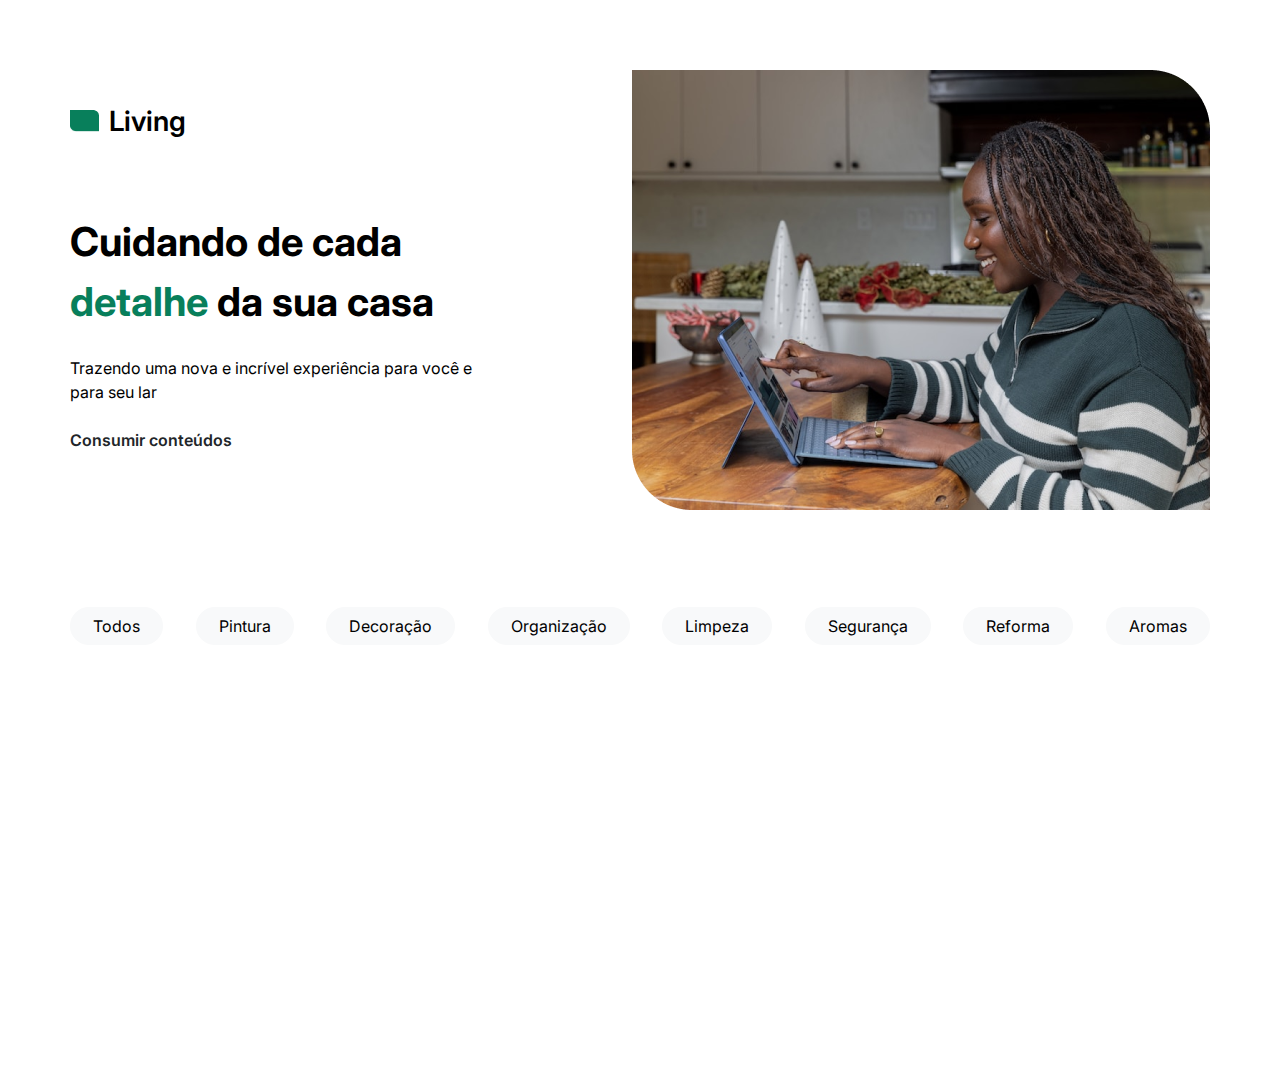
<file: pages/home/index.html>
<!DOCTYPE html>
<html lang="pt-br">

<head>
    <meta charset="UTF-8">
    <meta http-equiv="X-UA-Compatible" content="IE=edge">
    <meta name="viewport" content="width=device-width, initial-scale=1.0">
    <link rel="stylesheet" href="index.css">
    <link rel="stylesheet" href="../../styles/globalStyles.css">
    <link rel="stylesheet" href="../../styles/button.css">
    <link rel="stylesheet" href="../../styles/texts.css">
    <title>Living</title>
</head>

<body>
    <header class="container" id="top-home">
        <div class="box-left">
            <div class="logo">
                <img src="../assests/logo.png" alt="logo">
                <h3 class="font2">Living</h3>
            </div>
            <div class="box-left-content">
                <h2 class="font1">Cuidando de cada <span>detalhe</span> da sua casa</h2>
                <p class="font4">Trazendo uma nova e incrível experiência para você e para seu lar</p>
                <a class="font4" href="#content-list-id">Consumir conteúdos</a>
            </div>
        </div>
        <div class="box-right">
            <img src="../assests/imgHeader.png" alt="image woman working">
        </div>
    </header>
    <main class="container">
        <section class="sec-products">
            <ul class="list-filters" id="content-list-id">

            </ul>
        </section>
        <section class="main-content">
            <ul class="list-posts-news" tabindex="0">

            </ul>
        </section>
    </main>
    <!-- <footer>
        <div class="container footer">
            <div class="box-logo logo">
                <img src="../assests/logo.png" alt="logo">
                <h3 class="font2">Living</h3>
                <p class="font4">The passage experienced a surge in popularity during the 1960s when Letraset used
                    it on their
                    dry-transfer sheets, and again during the 90s as desktop publishers bundled the text with their
                    software.</p>
            </div>
            <a class='btn-default' href="#top-home">Voltar para o topo</a>
        </div>
    </footer> -->
    <script type="module" src="./index.js"></script>
</body>

</html>
</file>
<file: pages/home/index.css>
header {
    display: flex;
    max-width: 100%;
    justify-content: space-between;
    gap: 132px;
    padding: 70px 0 70px 0;
    margin-bottom: 20px;
}

.box-left {
    display: flex;
    flex-direction: column;
    width: 430px;
    height: 240px;
    margin-top: 30px;
}

.logo>img {
    width: 29px;
    height: 22px;
}

.logo {
    display: flex;
    flex-direction: row;
    align-items: center;
    gap: 10px;
    margin-bottom: 70px;
}


.box-left-content {
    display: flex;
    flex-direction: column;
    gap: 24px;
    max-width: 100%;
}

.box-left-content>a {
    text-decoration: none;
    color: var(--color-grey-100);
    font-weight: 600;
}

.box-left-content>h2>span {
    color: var(--color-brand-100);
}

.box-right {
    display: flex;
    width: 578px;
    height: 440px;
    border-radius: 0 60px;
}

.sec-products {
    max-width: 100%;
    height: 92px;
    display: flex;
    align-items: center;
}

.main-content li {
    display: flex;
    flex-direction: column;
    gap: 16px;
    width: 548px;
    height: 360px;
    margin-bottom: 90px;
}

.box-img {
    display: flex;
    align-items: center;
    justify-content: center;
    max-width: 100%;
    height: 172px;
    background-image: url('../assests/imgPost.png');
    background-position: center;
    background-repeat: no-repeat;
    background-size: cover;
    border-radius: 4px 4px 0 0;
}

.box-img>img {
    max-width: 100%;
    max-height: 100%;
}

.list-posts-news li a {
    cursor: pointer;
}

.list-posts-news {
    display: flex;
    flex-wrap: wrap;
    gap: 20px;
    height: 360px;
    margin-top: 45px;
    justify-content: space-between;
    position: relative;
}


.box-title-post {
    display: flex;
    align-items: center;
    height: 60px;
}

.divObserver{
    height: 0px;
}
</file>
<file: styles/globalStyles.css>
@import url('https://fonts.googleapis.com/css2?family=Inter:wght@400;500;600;700&display=swap');

* {
  box-sizing: border-box;
  margin: 0;
  padding: 0;
}

:root {
  --color-grey-100: #212529;
  --color-grey-200: #495057;
  --color-grey-300: #808387;
  --color-grey-400: #dee2e6;
  --color-grey-500: #e9ecef;
  --color-grey-600: #f1f3f5;
  --color-grey-700: #f8f9fa;
  --color-brand-100: #087f5b;
  --color-brand-200: #099268;

  --font-size-1: 2.5rem;
  --font-size-2: 1.75rem;
  --font-size-3: 1.25rem;
  --font-size-4: 1rem;

  --font-family-default: 'inter'
}

ul {
  list-style: none;
}

footer {
  display: flex;
  width: 100%;
  height: 255px;
  margin-top: 150px;
  align-items: center;
  background-color: var(--color-grey-100);
}

.container{
  width: 1140px;
  margin: 0 auto
}


.list-filters {
  display: flex;
  flex-direction: row;
  width: 100%;
  justify-content: space-between;
  gap: 20px;
  list-style: none;
}


.footer {
  display: flex;
  justify-content: space-between;
  align-items: center;
}

.box-logo {
  display: flex;
  width: 733px;
  margin-bottom: 0;
}

.box-logo h3 {
  color: var(--color-grey-700);
}

.box-logo>p {
  margin-left: 54px;
  color: var(--color-grey-300);
}

.footer>a {
  display: flex;
  align-items: center;
  text-decoration: none;
  color: var(--color-grey-700);
  background: var(--color-grey-200);
  border: 1px solid var(--color-grey-200);
}

.footer>a:hover{
  background: var(--color-grey-300);
  border: 1px solid var(--color-grey-300);
}
</file>
<file: styles/button.css>
.btn-default {
    height: 38px;
    background: var(--color-grey-700);
    padding: 0px 22px;
    border: 1px solid var(--color-grey-700);
    border-radius: 32px;
}

.btn-default:hover{
    background: var(--color-grey-600);
    cursor: pointer;
}
.btn-selected:focus{
    background: var(--color-brand-100);
    color: var(--color-grey-700);
}

.btn-selected:focus:hover{
    color: var(--color-grey-700);
    background: var(--color-brand-200);
}
</file>
<file: styles/texts.css>
.font1 {
    font-family: var(--font-family-default);
    font-size: var(--font-size-1);
    font-weight: 700;
    line-height: 150%;
}

.font2{
    font-family: var(--font-family-default);
    font-size: var(--font-size-2);
    font-weight: 600;
    line-height: 150%;
}

.font3{
    font-family: var(--font-family-default);
    font-size: var(--font-size-3);
    font-weight: 500;
    line-height: 150%;
}


.font4{
    font-family: var(--font-family-default);
    font-size: var(--font-size-4);
    font-weight: 400;
    line-height: 150%;
}

.font3-bold{
    font-weight: 600;
}

.font4-green{
    font-weight: 600;
    color: var(--color-brand-100);
}
</file>
